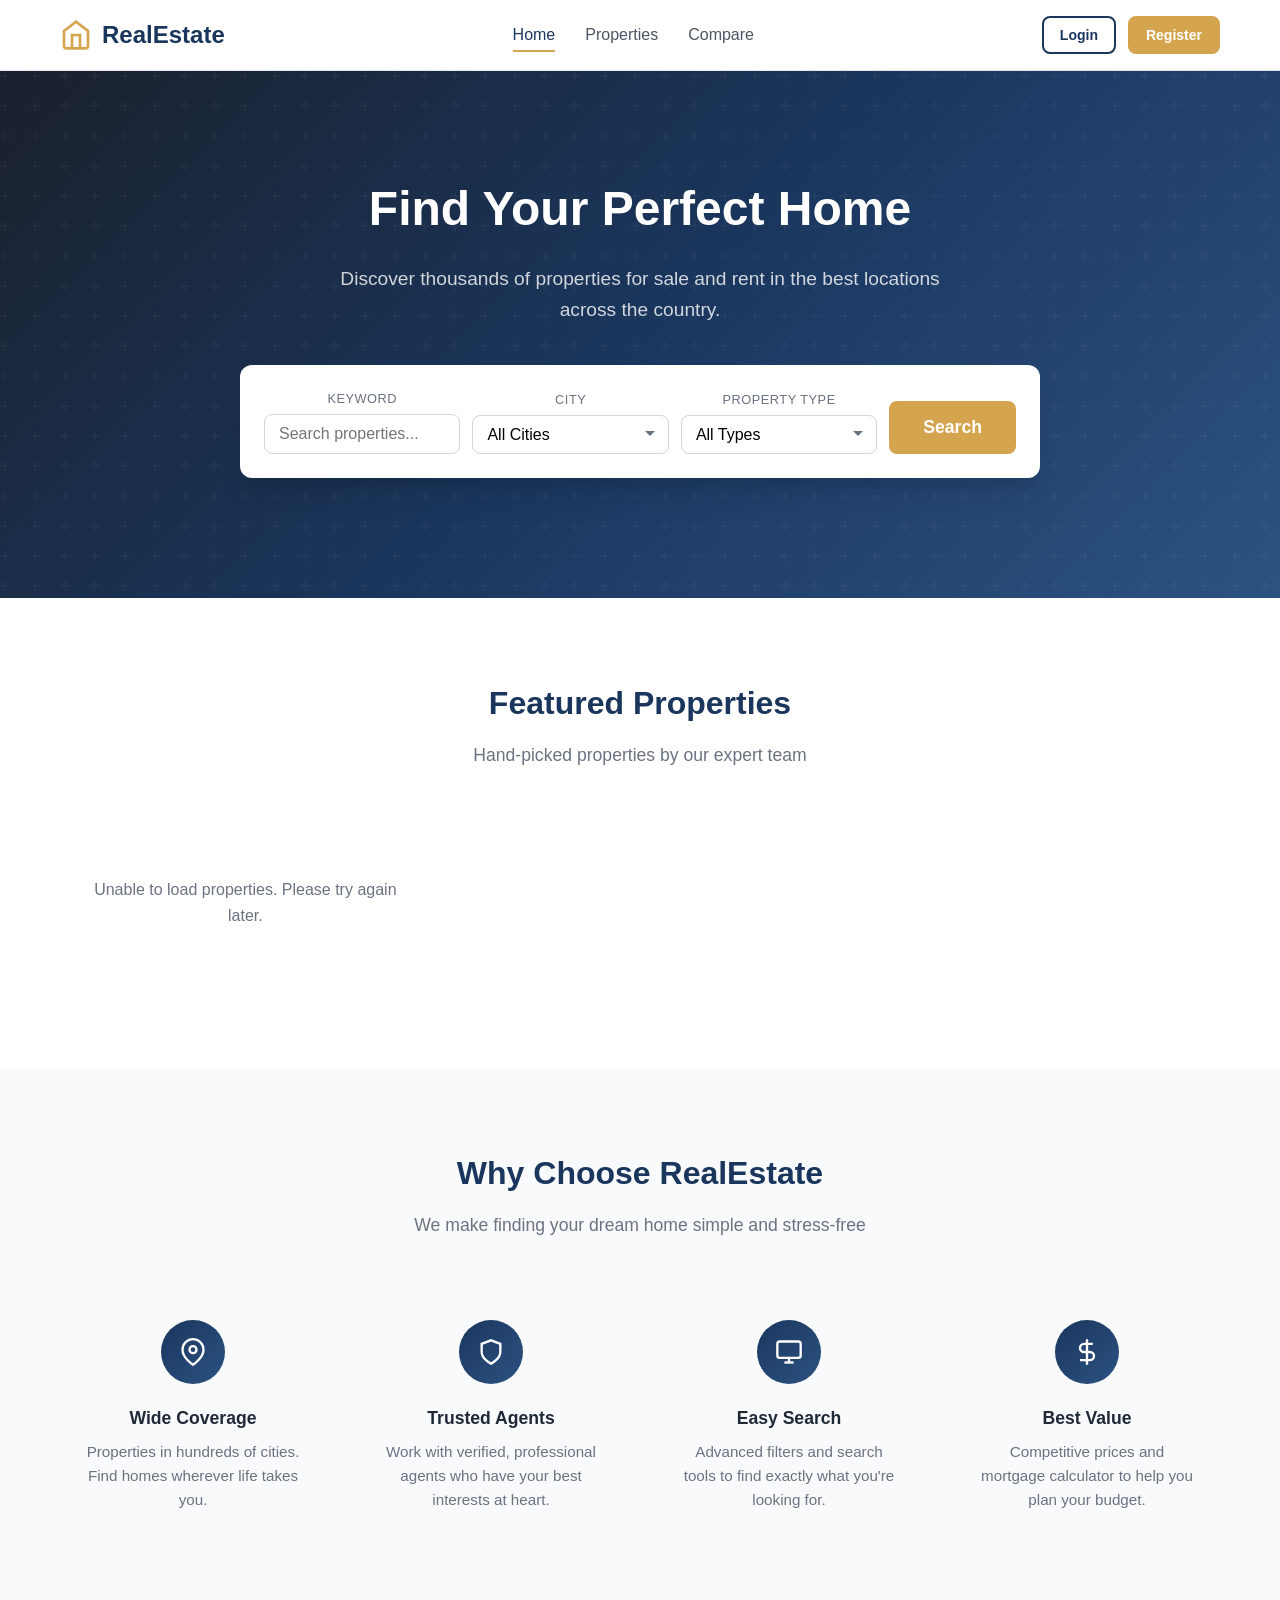
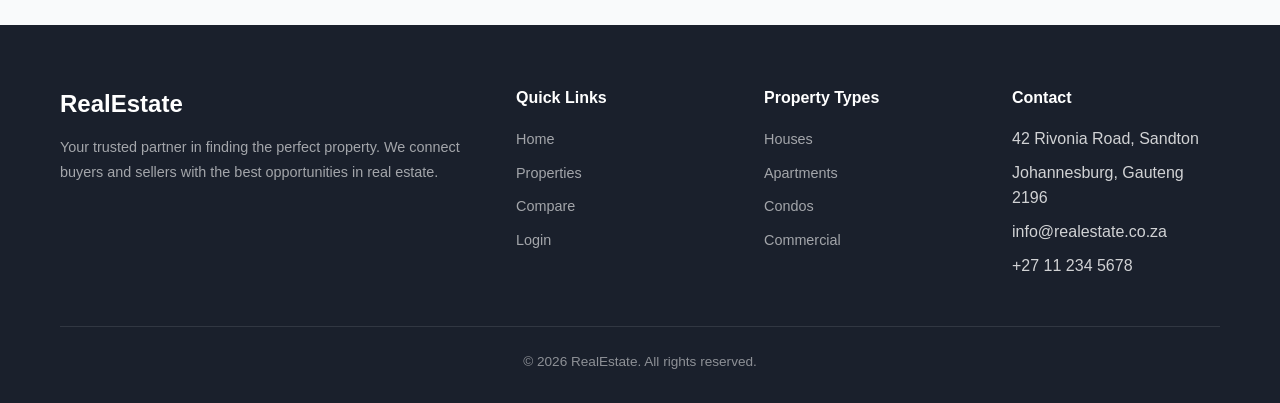
<file: frontend/index.html>
<!DOCTYPE html>
<html lang="en">
<head>
    <meta charset="UTF-8">
    <meta name="viewport" content="width=device-width, initial-scale=1.0">
    <title>RealEstate - Find Your Dream Home</title>
    <link rel="stylesheet" href="css/styles.css">
</head>
<body>
    <!-- Navigation -->
    <nav class="navbar">
        <div class="container">
            <a href="index.html" class="nav-brand">
                <svg viewBox="0 0 24 24" fill="none" stroke="currentColor" stroke-width="2">
                    <path d="M3 9l9-7 9 7v11a2 2 0 01-2 2H5a2 2 0 01-2-2V9z"/>
                    <polyline points="9 22 9 12 15 12 15 22"/>
                </svg>
                RealEstate
            </a>
            <div class="nav-links" id="nav-links">
                <a href="index.html" class="nav-link active">Home</a>
                <a href="pages/properties.html" class="nav-link">Properties</a>
                <a href="pages/compare.html" class="nav-link compare-link">
                    Compare
                    <span class="compare-badge" id="compare-count" style="display:none">0</span>
                </a>
            </div>
            <div class="nav-right" id="nav-auth"></div>
            <button class="mobile-menu-btn" onclick="document.getElementById('nav-links').classList.toggle('open')">
                <svg viewBox="0 0 24 24" fill="none" stroke="currentColor" stroke-width="2">
                    <line x1="3" y1="6" x2="21" y2="6"/>
                    <line x1="3" y1="12" x2="21" y2="12"/>
                    <line x1="3" y1="18" x2="21" y2="18"/>
                </svg>
            </button>
        </div>
    </nav>

    <!-- Hero Section -->
    <section class="hero">
        <div class="container hero-content">
            <h1>Find Your Perfect Home</h1>
            <p>Discover thousands of properties for sale and rent in the best locations across the country.</p>
            <div class="search-box">
                <form class="search-form" id="hero-search-form">
                    <div class="form-group">
                        <label>Keyword</label>
                        <input type="text" class="form-control" id="hero-keyword" placeholder="Search properties...">
                    </div>
                    <div class="form-group">
                        <label>City</label>
                        <select class="form-control" id="hero-city">
                            <option value="">All Cities</option>
                        </select>
                    </div>
                    <div class="form-group">
                        <label>Property Type</label>
                        <select class="form-control" id="hero-type">
                            <option value="">All Types</option>
                            <option value="HOUSE">House</option>
                            <option value="APARTMENT">Apartment</option>
                            <option value="CONDO">Condo</option>
                            <option value="TOWNHOUSE">Townhouse</option>
                            <option value="LAND">Land</option>
                            <option value="COMMERCIAL">Commercial</option>
                        </select>
                    </div>
                    <button type="submit" class="btn btn-primary btn-lg">Search</button>
                </form>
            </div>
        </div>
    </section>

    <!-- Featured Properties -->
    <section class="section">
        <div class="container">
            <h2 class="section-title">Featured Properties</h2>
            <p class="section-subtitle">Hand-picked properties by our expert team</p>
            <div class="property-grid" id="featured-properties">
                <div class="loading"><div class="spinner"></div></div>
            </div>
        </div>
    </section>

    <!-- Why Choose Us -->
    <section class="section" style="background: var(--gray-50);">
        <div class="container">
            <h2 class="section-title">Why Choose RealEstate</h2>
            <p class="section-subtitle">We make finding your dream home simple and stress-free</p>
            <div class="features-grid">
                <div class="feature-card">
                    <div class="feature-icon">
                        <svg viewBox="0 0 24 24" fill="none" stroke="currentColor" stroke-width="2"><path d="M21 10c0 7-9 13-9 13s-9-6-9-13a9 9 0 0118 0z"/><circle cx="12" cy="10" r="3"/></svg>
                    </div>
                    <h3>Wide Coverage</h3>
                    <p>Properties in hundreds of cities. Find homes wherever life takes you.</p>
                </div>
                <div class="feature-card">
                    <div class="feature-icon">
                        <svg viewBox="0 0 24 24" fill="none" stroke="currentColor" stroke-width="2"><path d="M12 22s8-4 8-10V5l-8-3-8 3v7c0 6 8 10 8 10z"/></svg>
                    </div>
                    <h3>Trusted Agents</h3>
                    <p>Work with verified, professional agents who have your best interests at heart.</p>
                </div>
                <div class="feature-card">
                    <div class="feature-icon">
                        <svg viewBox="0 0 24 24" fill="none" stroke="currentColor" stroke-width="2"><rect x="2" y="3" width="20" height="14" rx="2"/><line x1="8" y1="21" x2="16" y2="21"/><line x1="12" y1="17" x2="12" y2="21"/></svg>
                    </div>
                    <h3>Easy Search</h3>
                    <p>Advanced filters and search tools to find exactly what you're looking for.</p>
                </div>
                <div class="feature-card">
                    <div class="feature-icon">
                        <svg viewBox="0 0 24 24" fill="none" stroke="currentColor" stroke-width="2"><path d="M12 1v22M17 5H9.5a3.5 3.5 0 000 7h5a3.5 3.5 0 010 7H6"/></svg>
                    </div>
                    <h3>Best Value</h3>
                    <p>Competitive prices and mortgage calculator to help you plan your budget.</p>
                </div>
            </div>
        </div>
    </section>

    <!-- Footer -->
    <footer class="footer">
        <div class="container">
            <div class="footer-grid">
                <div>
                    <div class="footer-brand">RealEstate</div>
                    <p class="footer-desc">Your trusted partner in finding the perfect property. We connect buyers and sellers with the best opportunities in real estate.</p>
                </div>
                <div>
                    <h4>Quick Links</h4>
                    <ul>
                        <li><a href="index.html">Home</a></li>
                        <li><a href="pages/properties.html">Properties</a></li>
                        <li><a href="pages/compare.html">Compare</a></li>
                        <li><a href="pages/login.html">Login</a></li>
                    </ul>
                </div>
                <div>
                    <h4>Property Types</h4>
                    <ul>
                        <li><a href="pages/properties.html?type=HOUSE">Houses</a></li>
                        <li><a href="pages/properties.html?type=APARTMENT">Apartments</a></li>
                        <li><a href="pages/properties.html?type=CONDO">Condos</a></li>
                        <li><a href="pages/properties.html?type=COMMERCIAL">Commercial</a></li>
                    </ul>
                </div>
                <div>
                    <h4>Contact</h4>
                    <ul>
                        <li>42 Rivonia Road, Sandton</li>
                        <li>Johannesburg, Gauteng 2196</li>
                        <li>info@realestate.co.za</li>
                        <li>+27 11 234 5678</li>
                    </ul>
                </div>
            </div>
            <div class="footer-bottom">
                &copy; 2026 RealEstate. All rights reserved.
            </div>
        </div>
    </footer>

    <script src="js/api.js"></script>
    <script>
        document.addEventListener('DOMContentLoaded', async () => {
            // Load cities
            try {
                const cities = await apiGet('/properties/cities');
                const citySelect = document.getElementById('hero-city');
                cities.forEach(city => {
                    const opt = document.createElement('option');
                    opt.value = city;
                    opt.textContent = city;
                    citySelect.appendChild(opt);
                });
            } catch (e) { console.log('Could not load cities'); }

            // Load featured properties
            try {
                const data = await apiGet('/properties/featured', { page: 0, size: 6 });
                const grid = document.getElementById('featured-properties');
                const properties = data.content || data;
                if (properties.length === 0) {
                    grid.innerHTML = '<div class="empty-state"><p>No featured properties available yet.</p></div>';
                } else {
                    grid.innerHTML = properties.map(p => createPropertyCard(p)).join('');
                }
            } catch (e) {
                document.getElementById('featured-properties').innerHTML = '<div class="empty-state"><p>Unable to load properties. Please try again later.</p></div>';
            }

            // Search form
            document.getElementById('hero-search-form').addEventListener('submit', (e) => {
                e.preventDefault();
                const keyword = document.getElementById('hero-keyword').value;
                const city = document.getElementById('hero-city').value;
                const type = document.getElementById('hero-type').value;
                const params = new URLSearchParams();
                if (keyword) params.set('keyword', keyword);
                if (city) params.set('city', city);
                if (type) params.set('type', type);
                window.location.href = 'pages/properties.html?' + params.toString();
            });
        });
    </script>
</body>
</html>
</file>
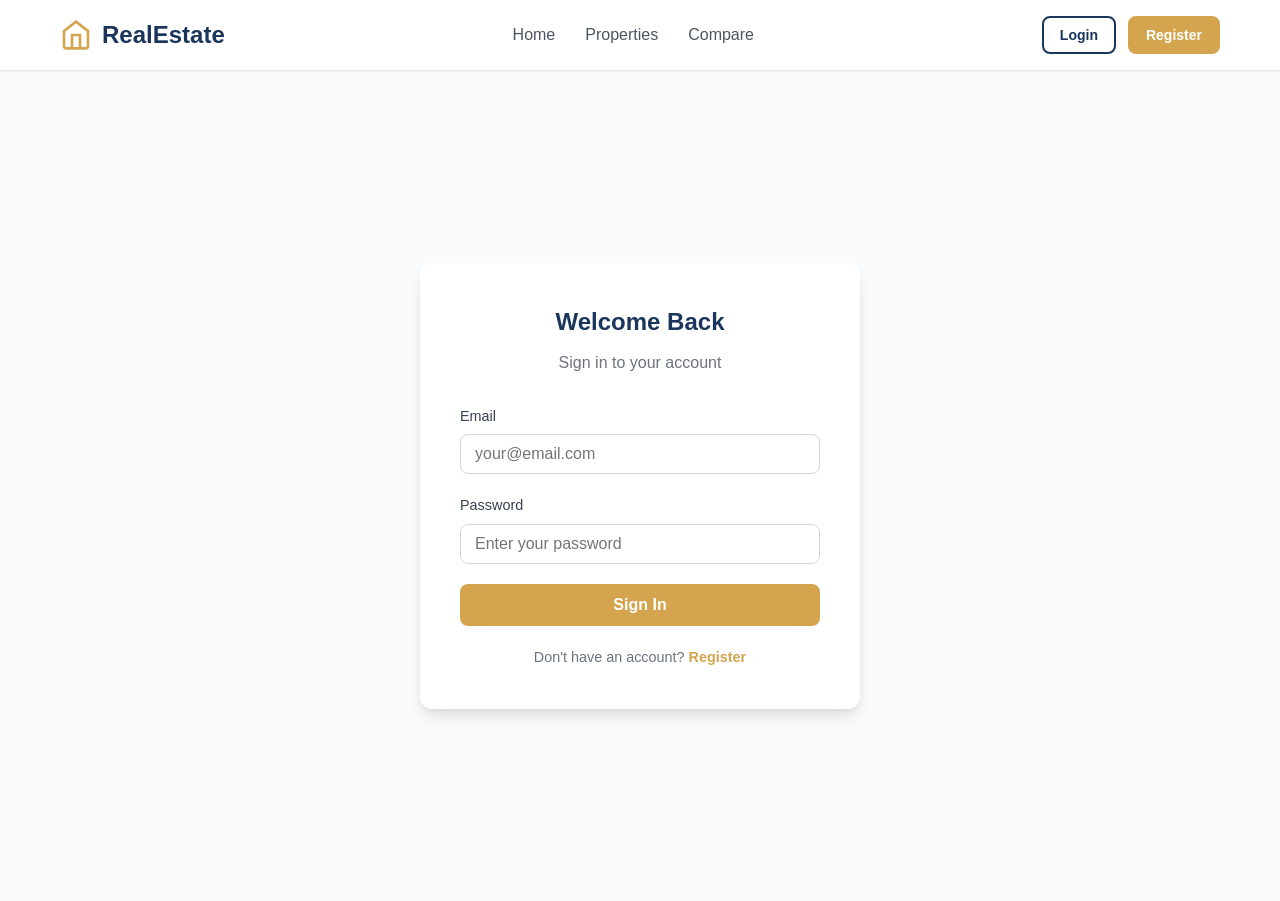
<file: frontend/pages/admin.html>
<!DOCTYPE html>
<html lang="en">
<head>
    <meta charset="UTF-8">
    <meta name="viewport" content="width=device-width, initial-scale=1.0">
    <title>Admin Panel - RealEstate</title>
    <link rel="stylesheet" href="../css/styles.css">
</head>
<body>
    <nav class="navbar">
        <div class="container">
            <a href="../index.html" class="nav-brand">
                <svg viewBox="0 0 24 24" fill="none" stroke="currentColor" stroke-width="2"><path d="M3 9l9-7 9 7v11a2 2 0 01-2 2H5a2 2 0 01-2-2V9z"/><polyline points="9 22 9 12 15 12 15 22"/></svg>
                RealEstate
            </a>
            <div class="nav-links" id="nav-links">
                <a href="../index.html" class="nav-link">Home</a>
                <a href="properties.html" class="nav-link">Properties</a>
                <a href="compare.html" class="nav-link compare-link">Compare <span class="compare-badge" id="compare-count" style="display:none">0</span></a>
            </div>
            <div class="nav-right" id="nav-auth"></div>
            <button class="mobile-menu-btn" onclick="document.getElementById('nav-links').classList.toggle('open')">
                <svg viewBox="0 0 24 24" fill="none" stroke="currentColor" stroke-width="2"><line x1="3" y1="6" x2="21" y2="6"/><line x1="3" y1="12" x2="21" y2="12"/><line x1="3" y1="18" x2="21" y2="18"/></svg>
            </button>
        </div>
    </nav>

    <div class="container dashboard-page">
        <div class="dashboard-header">
            <h1>Admin Panel</h1>
        </div>

        <div class="stats-grid" id="admin-stats">
            <div class="stat-card"><div class="stat-value" id="stat-users">-</div><div class="stat-label">Total Users</div></div>
            <div class="stat-card"><div class="stat-value" id="stat-properties">-</div><div class="stat-label">Properties</div></div>
            <div class="stat-card"><div class="stat-value" id="stat-agents">-</div><div class="stat-label">Agents</div></div>
            <div class="stat-card"><div class="stat-value" id="stat-total-inquiries">-</div><div class="stat-label">Inquiries</div></div>
        </div>

        <div class="tabs">
            <button class="tab-btn active" onclick="switchAdminTab('users')">Users</button>
            <button class="tab-btn" onclick="switchAdminTab('properties')">Properties</button>
        </div>

        <!-- Users Tab -->
        <div class="tab-content active" id="tab-users">
            <div class="table-container">
                <table class="data-table">
                    <thead>
                        <tr>
                            <th>Name</th>
                            <th>Email</th>
                            <th>Role</th>
                            <th>Status</th>
                            <th>Actions</th>
                        </tr>
                    </thead>
                    <tbody id="users-tbody"></tbody>
                </table>
            </div>
        </div>

        <!-- Properties Tab -->
        <div class="tab-content" id="tab-properties">
            <div class="table-container">
                <table class="data-table">
                    <thead>
                        <tr>
                            <th>Title</th>
                            <th>Agent</th>
                            <th>Price</th>
                            <th>Status</th>
                            <th>Featured</th>
                            <th>Actions</th>
                        </tr>
                    </thead>
                    <tbody id="admin-properties-tbody"></tbody>
                </table>
            </div>
        </div>
    </div>

    <footer class="footer">
        <div class="container">
            <div class="footer-bottom">&copy; 2026 RealEstate. All rights reserved.</div>
        </div>
    </footer>

    <script src="../js/api.js"></script>
    <script src="../js/admin.js"></script>
</body>
</html>
</file>
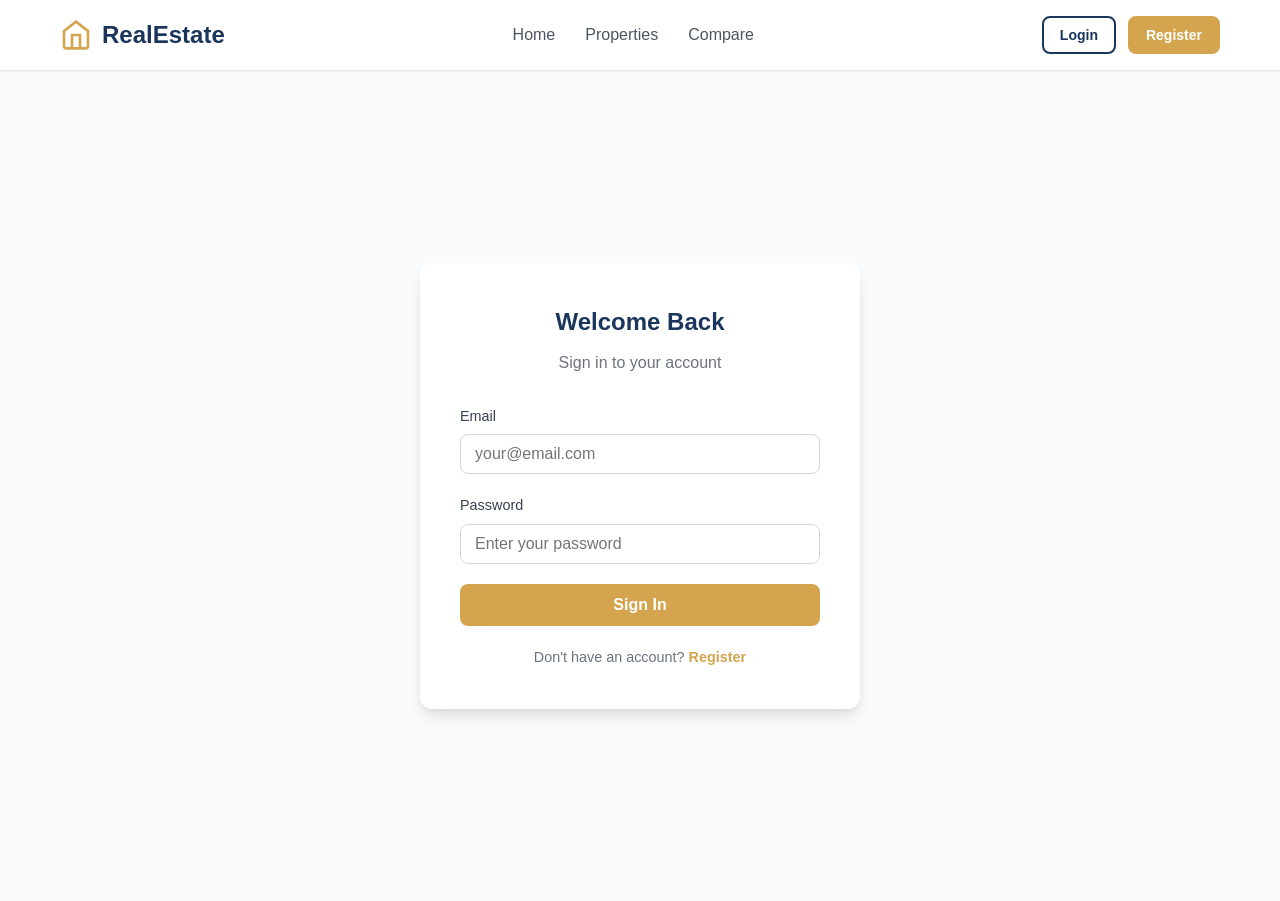
<file: frontend/pages/agent-dashboard.html>
<!DOCTYPE html>
<html lang="en">
<head>
    <meta charset="UTF-8">
    <meta name="viewport" content="width=device-width, initial-scale=1.0">
    <title>Agent Dashboard - RealEstate</title>
    <link rel="stylesheet" href="../css/styles.css">
</head>
<body>
    <nav class="navbar">
        <div class="container">
            <a href="../index.html" class="nav-brand">
                <svg viewBox="0 0 24 24" fill="none" stroke="currentColor" stroke-width="2"><path d="M3 9l9-7 9 7v11a2 2 0 01-2 2H5a2 2 0 01-2-2V9z"/><polyline points="9 22 9 12 15 12 15 22"/></svg>
                RealEstate
            </a>
            <div class="nav-links" id="nav-links">
                <a href="../index.html" class="nav-link">Home</a>
                <a href="properties.html" class="nav-link">Properties</a>
                <a href="compare.html" class="nav-link compare-link">Compare <span class="compare-badge" id="compare-count" style="display:none">0</span></a>
            </div>
            <div class="nav-right" id="nav-auth"></div>
            <button class="mobile-menu-btn" onclick="document.getElementById('nav-links').classList.toggle('open')">
                <svg viewBox="0 0 24 24" fill="none" stroke="currentColor" stroke-width="2"><line x1="3" y1="6" x2="21" y2="6"/><line x1="3" y1="12" x2="21" y2="12"/><line x1="3" y1="18" x2="21" y2="18"/></svg>
            </button>
        </div>
    </nav>

    <div class="container dashboard-page">
        <div class="dashboard-header">
            <h1>Agent Dashboard</h1>
        </div>

        <div class="stats-grid" id="agent-stats">
            <div class="stat-card"><div class="stat-value" id="stat-total">0</div><div class="stat-label">Total Listings</div></div>
            <div class="stat-card"><div class="stat-value" id="stat-active">0</div><div class="stat-label">Active</div></div>
            <div class="stat-card"><div class="stat-value" id="stat-sold">0</div><div class="stat-label">Sold</div></div>
            <div class="stat-card"><div class="stat-value" id="stat-inquiries">0</div><div class="stat-label">Inquiries</div></div>
        </div>

        <div class="tabs">
            <button class="tab-btn active" onclick="switchTab('listings')">My Listings</button>
            <button class="tab-btn" onclick="switchTab('add-property')">Add Property</button>
            <button class="tab-btn" onclick="switchTab('inquiries')">Inquiries</button>
        </div>

        <!-- My Listings Tab -->
        <div class="tab-content active" id="tab-listings">
            <div class="table-container">
                <table class="data-table">
                    <thead>
                        <tr>
                            <th>Title</th>
                            <th>Price</th>
                            <th>City</th>
                            <th>Type</th>
                            <th>Status</th>
                            <th>Actions</th>
                        </tr>
                    </thead>
                    <tbody id="listings-tbody"></tbody>
                </table>
            </div>
        </div>

        <!-- Add Property Tab -->
        <div class="tab-content" id="tab-add-property">
            <div class="property-form">
                <div class="alert alert-error" id="property-error"></div>
                <div class="alert alert-success" id="property-success"></div>
                <form id="add-property-form">
                    <div class="form-section">
                        <h4>Basic Information</h4>
                        <div class="form-group">
                            <label>Title</label>
                            <input type="text" class="form-control" id="prop-title" required placeholder="Beautiful 3-bedroom house...">
                        </div>
                        <div class="form-group">
                            <label>Description</label>
                            <textarea class="form-control" id="prop-description" rows="4" placeholder="Describe the property..."></textarea>
                        </div>
                        <div class="form-row">
                            <div class="form-group">
                                <label>Price ($)</label>
                                <input type="number" class="form-control" id="prop-price" required>
                            </div>
                            <div class="form-group">
                                <label>Property Type</label>
                                <select class="form-control" id="prop-type" required>
                                    <option value="HOUSE">House</option>
                                    <option value="APARTMENT">Apartment</option>
                                    <option value="CONDO">Condo</option>
                                    <option value="TOWNHOUSE">Townhouse</option>
                                    <option value="LAND">Land</option>
                                    <option value="COMMERCIAL">Commercial</option>
                                </select>
                            </div>
                        </div>
                    </div>

                    <div class="form-section">
                        <h4>Location</h4>
                        <div class="form-group">
                            <label>Address</label>
                            <input type="text" class="form-control" id="prop-address" required placeholder="123 Main St">
                        </div>
                        <div class="form-row">
                            <div class="form-group">
                                <label>City</label>
                                <input type="text" class="form-control" id="prop-city" required>
                            </div>
                            <div class="form-group">
                                <label>State</label>
                                <input type="text" class="form-control" id="prop-state" required>
                            </div>
                        </div>
                        <div class="form-group">
                            <label>Zip Code</label>
                            <input type="text" class="form-control" id="prop-zip" placeholder="10001">
                        </div>
                    </div>

                    <div class="form-section">
                        <h4>Features</h4>
                        <div class="form-row">
                            <div class="form-group">
                                <label>Bedrooms</label>
                                <input type="number" class="form-control" id="prop-beds" required min="0">
                            </div>
                            <div class="form-group">
                                <label>Bathrooms</label>
                                <input type="number" class="form-control" id="prop-baths" required min="0">
                            </div>
                        </div>
                        <div class="form-row">
                            <div class="form-group">
                                <label>Area (sqft)</label>
                                <input type="number" class="form-control" id="prop-area">
                            </div>
                            <div class="form-group">
                                <label>Year Built</label>
                                <input type="number" class="form-control" id="prop-year">
                            </div>
                        </div>
                        <div class="form-group">
                            <label>Parking Spaces</label>
                            <input type="number" class="form-control" id="prop-parking" min="0" value="0">
                        </div>
                    </div>

                    <div class="form-section">
                        <h4>Amenities</h4>
                        <div class="amenities-grid" id="amenities-grid">
                            <label class="amenity-checkbox"><input type="checkbox" value="Swimming Pool"> Swimming Pool</label>
                            <label class="amenity-checkbox"><input type="checkbox" value="Garden"> Garden</label>
                            <label class="amenity-checkbox"><input type="checkbox" value="Garage"> Garage</label>
                            <label class="amenity-checkbox"><input type="checkbox" value="Gym"> Gym</label>
                            <label class="amenity-checkbox"><input type="checkbox" value="Security"> Security</label>
                            <label class="amenity-checkbox"><input type="checkbox" value="Laundry"> Laundry</label>
                            <label class="amenity-checkbox"><input type="checkbox" value="Air Conditioning"> Air Conditioning</label>
                            <label class="amenity-checkbox"><input type="checkbox" value="Balcony"> Balcony</label>
                            <label class="amenity-checkbox"><input type="checkbox" value="Fireplace"> Fireplace</label>
                            <label class="amenity-checkbox"><input type="checkbox" value="Pet Friendly"> Pet Friendly</label>
                        </div>
                    </div>

                    <button type="submit" class="btn btn-primary btn-lg" id="submit-property-btn">Publish Property</button>
                </form>
            </div>
        </div>

        <!-- Inquiries Tab -->
        <div class="tab-content" id="tab-inquiries">
            <div id="inquiries-list">
                <div class="loading"><div class="spinner"></div></div>
            </div>
        </div>
    </div>

    <footer class="footer">
        <div class="container">
            <div class="footer-bottom">&copy; 2026 RealEstate. All rights reserved.</div>
        </div>
    </footer>

    <script src="../js/api.js"></script>
    <script src="../js/agent-dashboard.js"></script>
</body>
</html>
</file>
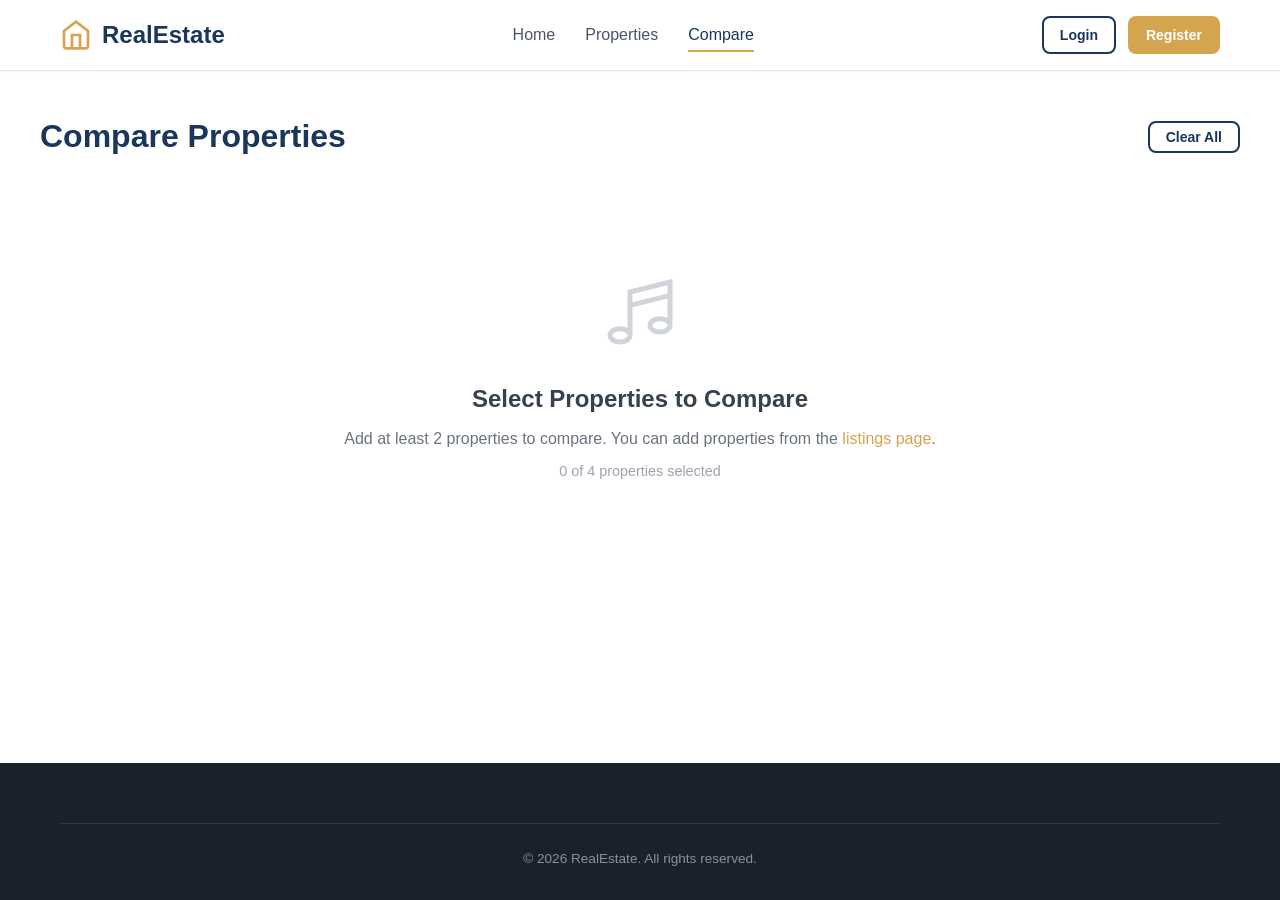
<file: frontend/pages/compare.html>
<!DOCTYPE html>
<html lang="en">
<head>
    <meta charset="UTF-8">
    <meta name="viewport" content="width=device-width, initial-scale=1.0">
    <title>Compare Properties - RealEstate</title>
    <link rel="stylesheet" href="../css/styles.css">
</head>
<body>
    <nav class="navbar">
        <div class="container">
            <a href="../index.html" class="nav-brand">
                <svg viewBox="0 0 24 24" fill="none" stroke="currentColor" stroke-width="2"><path d="M3 9l9-7 9 7v11a2 2 0 01-2 2H5a2 2 0 01-2-2V9z"/><polyline points="9 22 9 12 15 12 15 22"/></svg>
                RealEstate
            </a>
            <div class="nav-links" id="nav-links">
                <a href="../index.html" class="nav-link">Home</a>
                <a href="properties.html" class="nav-link">Properties</a>
                <a href="compare.html" class="nav-link active compare-link">Compare <span class="compare-badge" id="compare-count" style="display:none">0</span></a>
            </div>
            <div class="nav-right" id="nav-auth"></div>
            <button class="mobile-menu-btn" onclick="document.getElementById('nav-links').classList.toggle('open')">
                <svg viewBox="0 0 24 24" fill="none" stroke="currentColor" stroke-width="2"><line x1="3" y1="6" x2="21" y2="6"/><line x1="3" y1="12" x2="21" y2="12"/><line x1="3" y1="18" x2="21" y2="18"/></svg>
            </button>
        </div>
    </nav>

    <div class="container compare-container">
        <div style="display:flex;justify-content:space-between;align-items:center;margin-bottom:30px">
            <h1 style="color:var(--primary)">Compare Properties</h1>
            <button class="btn btn-outline btn-sm" onclick="clearAllCompare()">Clear All</button>
        </div>
        <div id="compare-content">
            <div class="loading"><div class="spinner"></div></div>
        </div>
    </div>

    <footer class="footer">
        <div class="container">
            <div class="footer-bottom">&copy; 2026 RealEstate. All rights reserved.</div>
        </div>
    </footer>

    <script src="../js/api.js"></script>
    <script src="../js/compare.js"></script>
</body>
</html>
</file>
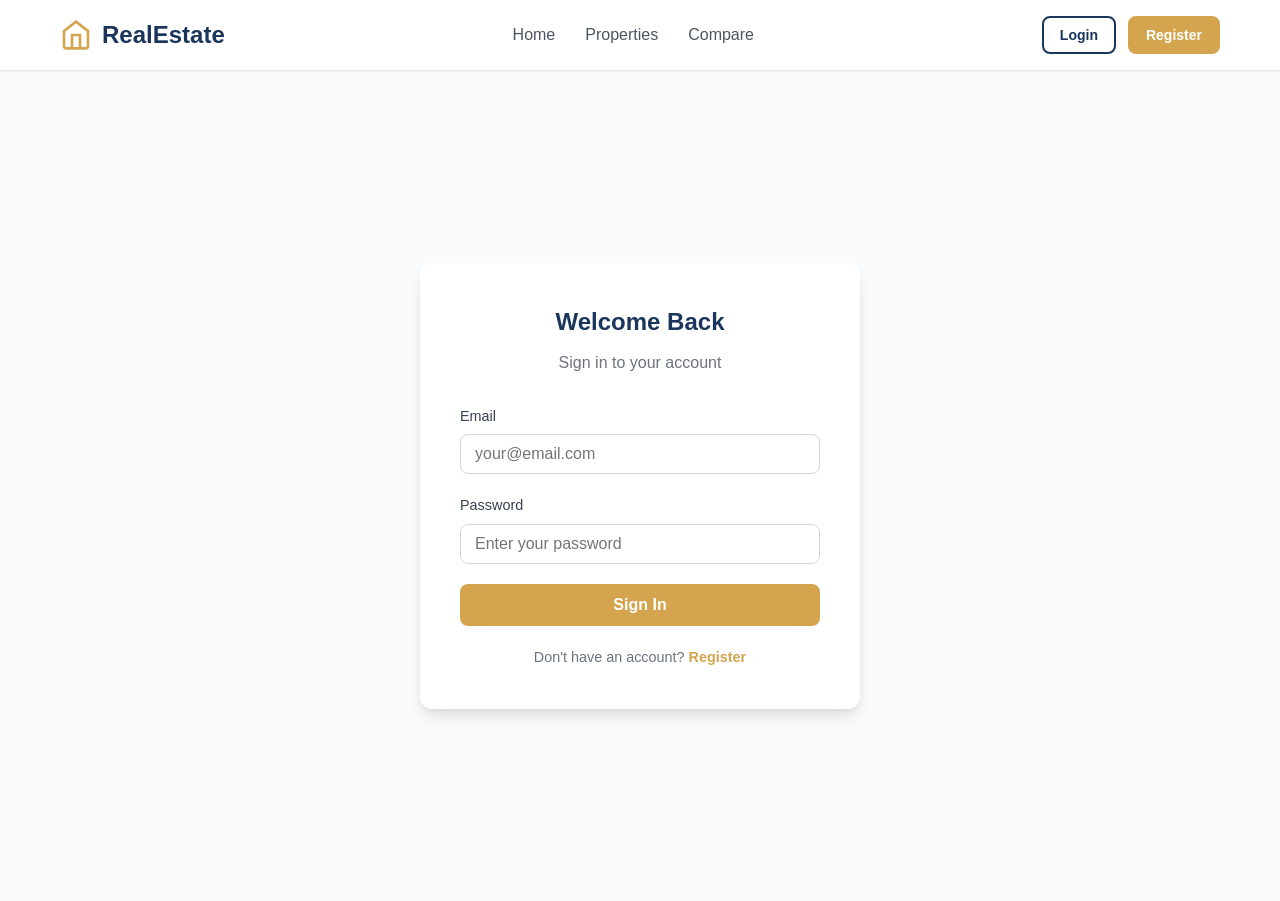
<file: frontend/pages/login.html>
<!DOCTYPE html>
<html lang="en">
<head>
    <meta charset="UTF-8">
    <meta name="viewport" content="width=device-width, initial-scale=1.0">
    <title>Login - RealEstate</title>
    <link rel="stylesheet" href="../css/styles.css">
</head>
<body>
    <nav class="navbar">
        <div class="container">
            <a href="../index.html" class="nav-brand">
                <svg viewBox="0 0 24 24" fill="none" stroke="currentColor" stroke-width="2"><path d="M3 9l9-7 9 7v11a2 2 0 01-2 2H5a2 2 0 01-2-2V9z"/><polyline points="9 22 9 12 15 12 15 22"/></svg>
                RealEstate
            </a>
            <div class="nav-links" id="nav-links">
                <a href="../index.html" class="nav-link">Home</a>
                <a href="properties.html" class="nav-link">Properties</a>
                <a href="compare.html" class="nav-link compare-link">Compare <span class="compare-badge" id="compare-count" style="display:none">0</span></a>
            </div>
            <div class="nav-right" id="nav-auth"></div>
            <button class="mobile-menu-btn" onclick="document.getElementById('nav-links').classList.toggle('open')">
                <svg viewBox="0 0 24 24" fill="none" stroke="currentColor" stroke-width="2"><line x1="3" y1="6" x2="21" y2="6"/><line x1="3" y1="12" x2="21" y2="12"/><line x1="3" y1="18" x2="21" y2="18"/></svg>
            </button>
        </div>
    </nav>

    <div class="auth-page">
        <div class="auth-card">
            <h2>Welcome Back</h2>
            <p class="subtitle">Sign in to your account</p>
            <div class="alert alert-error" id="login-error"></div>
            <form id="login-form">
                <div class="form-group">
                    <label>Email</label>
                    <input type="email" class="form-control" id="login-email" required placeholder="your@email.com">
                </div>
                <div class="form-group">
                    <label>Password</label>
                    <input type="password" class="form-control" id="login-password" required placeholder="Enter your password">
                </div>
                <button type="submit" class="btn btn-primary" style="width:100%" id="login-btn">Sign In</button>
            </form>
            <p class="auth-footer">Don't have an account? <a href="register.html">Register</a></p>
        </div>
    </div>

    <script src="../js/api.js"></script>
    <script src="../js/auth.js"></script>
</body>
</html>
</file>
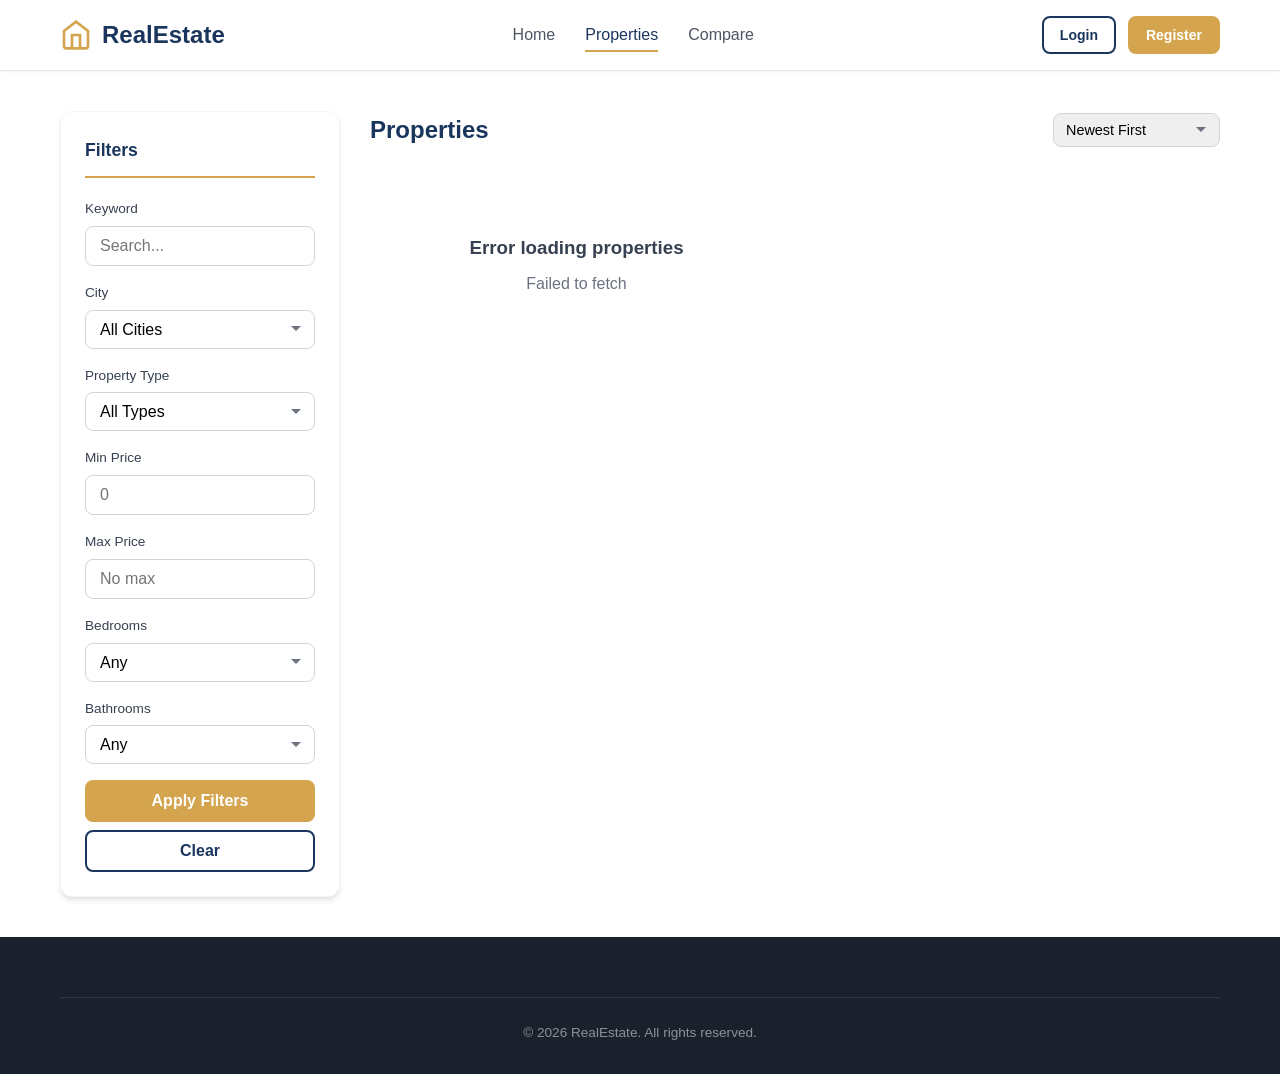
<file: frontend/pages/properties.html>
<!DOCTYPE html>
<html lang="en">
<head>
    <meta charset="UTF-8">
    <meta name="viewport" content="width=device-width, initial-scale=1.0">
    <title>Properties - RealEstate</title>
    <link rel="stylesheet" href="../css/styles.css">
</head>
<body>
    <nav class="navbar">
        <div class="container">
            <a href="../index.html" class="nav-brand">
                <svg viewBox="0 0 24 24" fill="none" stroke="currentColor" stroke-width="2"><path d="M3 9l9-7 9 7v11a2 2 0 01-2 2H5a2 2 0 01-2-2V9z"/><polyline points="9 22 9 12 15 12 15 22"/></svg>
                RealEstate
            </a>
            <div class="nav-links" id="nav-links">
                <a href="../index.html" class="nav-link">Home</a>
                <a href="properties.html" class="nav-link active">Properties</a>
                <a href="compare.html" class="nav-link compare-link">Compare <span class="compare-badge" id="compare-count" style="display:none">0</span></a>
            </div>
            <div class="nav-right" id="nav-auth"></div>
            <button class="mobile-menu-btn" onclick="document.getElementById('nav-links').classList.toggle('open')">
                <svg viewBox="0 0 24 24" fill="none" stroke="currentColor" stroke-width="2"><line x1="3" y1="6" x2="21" y2="6"/><line x1="3" y1="12" x2="21" y2="12"/><line x1="3" y1="18" x2="21" y2="18"/></svg>
            </button>
        </div>
    </nav>

    <div class="container">
        <div class="listings-layout">
            <aside class="filter-sidebar">
                <h3>Filters</h3>
                <form id="filter-form">
                    <div class="form-group">
                        <label>Keyword</label>
                        <input type="text" class="form-control" id="filter-keyword" placeholder="Search...">
                    </div>
                    <div class="form-group">
                        <label>City</label>
                        <select class="form-control" id="filter-city">
                            <option value="">All Cities</option>
                        </select>
                    </div>
                    <div class="form-group">
                        <label>Property Type</label>
                        <select class="form-control" id="filter-type">
                            <option value="">All Types</option>
                            <option value="HOUSE">House</option>
                            <option value="APARTMENT">Apartment</option>
                            <option value="CONDO">Condo</option>
                            <option value="TOWNHOUSE">Townhouse</option>
                            <option value="LAND">Land</option>
                            <option value="COMMERCIAL">Commercial</option>
                        </select>
                    </div>
                    <div class="form-group">
                        <label>Min Price</label>
                        <input type="number" class="form-control" id="filter-min-price" placeholder="0">
                    </div>
                    <div class="form-group">
                        <label>Max Price</label>
                        <input type="number" class="form-control" id="filter-max-price" placeholder="No max">
                    </div>
                    <div class="form-group">
                        <label>Bedrooms</label>
                        <select class="form-control" id="filter-beds">
                            <option value="">Any</option>
                            <option value="1">1+</option>
                            <option value="2">2+</option>
                            <option value="3">3+</option>
                            <option value="4">4+</option>
                            <option value="5">5+</option>
                        </select>
                    </div>
                    <div class="form-group">
                        <label>Bathrooms</label>
                        <select class="form-control" id="filter-baths">
                            <option value="">Any</option>
                            <option value="1">1+</option>
                            <option value="2">2+</option>
                            <option value="3">3+</option>
                            <option value="4">4+</option>
                        </select>
                    </div>
                    <button type="submit" class="btn btn-primary" style="width:100%">Apply Filters</button>
                    <button type="button" class="btn btn-outline" style="width:100%;margin-top:8px" onclick="clearFilters()">Clear</button>
                </form>
            </aside>

            <main class="listings-content">
                <div class="listings-header">
                    <h2 id="results-count">Properties</h2>
                    <select class="sort-select" id="sort-select">
                        <option value="createdAt,desc">Newest First</option>
                        <option value="price,asc">Price: Low to High</option>
                        <option value="price,desc">Price: High to Low</option>
                    </select>
                </div>
                <div class="property-grid" id="property-grid">
                    <div class="loading"><div class="spinner"></div></div>
                </div>
                <div class="pagination" id="pagination"></div>
            </main>
        </div>
    </div>

    <footer class="footer">
        <div class="container">
            <div class="footer-bottom">&copy; 2026 RealEstate. All rights reserved.</div>
        </div>
    </footer>

    <script src="../js/api.js"></script>
    <script src="../js/properties.js"></script>
</body>
</html>
</file>
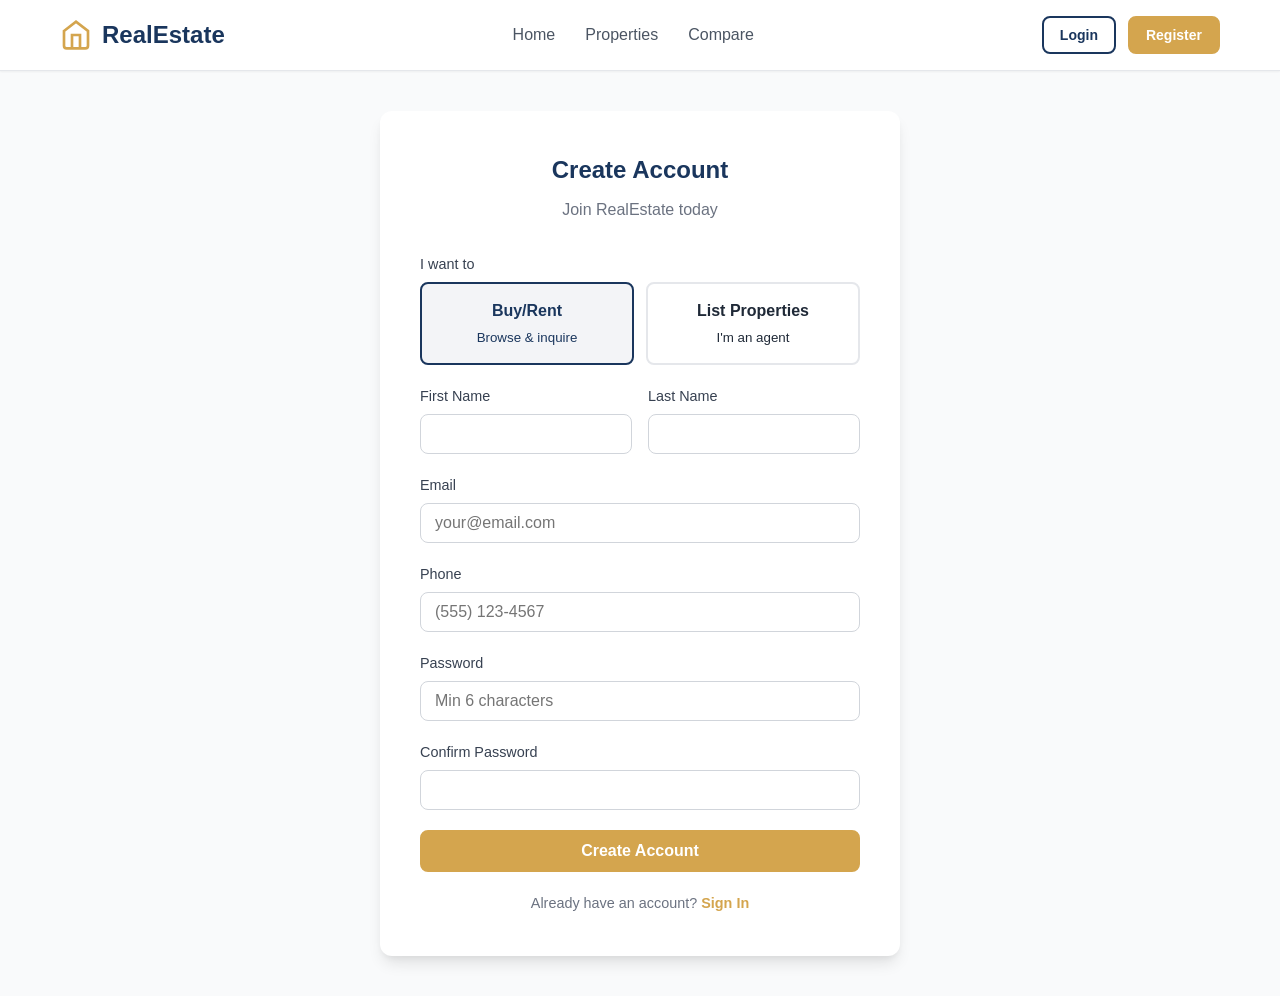
<file: frontend/pages/register.html>
<!DOCTYPE html>
<html lang="en">
<head>
    <meta charset="UTF-8">
    <meta name="viewport" content="width=device-width, initial-scale=1.0">
    <title>Register - RealEstate</title>
    <link rel="stylesheet" href="../css/styles.css">
</head>
<body>
    <nav class="navbar">
        <div class="container">
            <a href="../index.html" class="nav-brand">
                <svg viewBox="0 0 24 24" fill="none" stroke="currentColor" stroke-width="2"><path d="M3 9l9-7 9 7v11a2 2 0 01-2 2H5a2 2 0 01-2-2V9z"/><polyline points="9 22 9 12 15 12 15 22"/></svg>
                RealEstate
            </a>
            <div class="nav-links" id="nav-links">
                <a href="../index.html" class="nav-link">Home</a>
                <a href="properties.html" class="nav-link">Properties</a>
                <a href="compare.html" class="nav-link compare-link">Compare <span class="compare-badge" id="compare-count" style="display:none">0</span></a>
            </div>
            <div class="nav-right" id="nav-auth"></div>
            <button class="mobile-menu-btn" onclick="document.getElementById('nav-links').classList.toggle('open')">
                <svg viewBox="0 0 24 24" fill="none" stroke="currentColor" stroke-width="2"><line x1="3" y1="6" x2="21" y2="6"/><line x1="3" y1="12" x2="21" y2="12"/><line x1="3" y1="18" x2="21" y2="18"/></svg>
            </button>
        </div>
    </nav>

    <div class="auth-page">
        <div class="auth-card" style="max-width:520px">
            <h2>Create Account</h2>
            <p class="subtitle">Join RealEstate today</p>
            <div class="alert alert-error" id="register-error"></div>
            <div class="alert alert-success" id="register-success"></div>
            <form id="register-form">
                <div class="form-group">
                    <label>I want to</label>
                    <div class="role-select">
                        <div class="role-option selected" data-role="BUYER" onclick="selectRole(this)">
                            <strong>Buy/Rent</strong><br><small>Browse & inquire</small>
                        </div>
                        <div class="role-option" data-role="AGENT" onclick="selectRole(this)">
                            <strong>List Properties</strong><br><small>I'm an agent</small>
                        </div>
                    </div>
                </div>
                <div class="form-row">
                    <div class="form-group">
                        <label>First Name</label>
                        <input type="text" class="form-control" id="reg-firstname" required>
                    </div>
                    <div class="form-group">
                        <label>Last Name</label>
                        <input type="text" class="form-control" id="reg-lastname" required>
                    </div>
                </div>
                <div class="form-group">
                    <label>Email</label>
                    <input type="email" class="form-control" id="reg-email" required placeholder="your@email.com">
                </div>
                <div class="form-group">
                    <label>Phone</label>
                    <input type="tel" class="form-control" id="reg-phone" placeholder="(555) 123-4567">
                </div>
                <div class="form-group">
                    <label>Password</label>
                    <input type="password" class="form-control" id="reg-password" required placeholder="Min 6 characters">
                </div>
                <div class="form-group">
                    <label>Confirm Password</label>
                    <input type="password" class="form-control" id="reg-confirm" required>
                </div>
                <input type="hidden" id="reg-role" value="BUYER">
                <button type="submit" class="btn btn-primary" style="width:100%" id="register-btn">Create Account</button>
            </form>
            <p class="auth-footer">Already have an account? <a href="login.html">Sign In</a></p>
        </div>
    </div>

    <script src="../js/api.js"></script>
    <script src="../js/auth.js"></script>
</body>
</html>
</file>
<file: frontend/css/styles.css>
/* ========== CSS Variables ========== */
:root {
    --primary: #1a365d;
    --primary-light: #2c5282;
    --primary-dark: #1a202c;
    --accent: #d4a54e;
    --accent-light: #e8c87a;
    --accent-dark: #b8862e;
    --white: #ffffff;
    --gray-50: #f9fafb;
    --gray-100: #f3f4f6;
    --gray-200: #e5e7eb;
    --gray-300: #d1d5db;
    --gray-400: #9ca3af;
    --gray-500: #6b7280;
    --gray-600: #4b5563;
    --gray-700: #374151;
    --gray-800: #1f2937;
    --gray-900: #111827;
    --success: #10b981;
    --warning: #f59e0b;
    --danger: #ef4444;
    --info: #3b82f6;
    --shadow-sm: 0 1px 2px rgba(0,0,0,0.05);
    --shadow: 0 4px 6px -1px rgba(0,0,0,0.1), 0 2px 4px -1px rgba(0,0,0,0.06);
    --shadow-md: 0 10px 15px -3px rgba(0,0,0,0.1), 0 4px 6px -2px rgba(0,0,0,0.05);
    --shadow-lg: 0 20px 25px -5px rgba(0,0,0,0.1), 0 10px 10px -5px rgba(0,0,0,0.04);
    --radius: 8px;
    --radius-lg: 12px;
    --transition: all 0.3s ease;
    --font-stack: -apple-system, BlinkMacSystemFont, 'Segoe UI', Roboto, 'Helvetica Neue', Arial, sans-serif;
}

/* ========== Reset & Base ========== */
*, *::before, *::after {
    margin: 0;
    padding: 0;
    box-sizing: border-box;
}

html {
    scroll-behavior: smooth;
}

body {
    font-family: var(--font-stack);
    font-size: 16px;
    line-height: 1.6;
    color: var(--gray-800);
    background: var(--white);
    min-height: 100vh;
    display: flex;
    flex-direction: column;
}

a {
    text-decoration: none;
    color: inherit;
}

img {
    max-width: 100%;
    display: block;
}

ul, ol {
    list-style: none;
}

input, select, textarea, button {
    font-family: inherit;
    font-size: inherit;
}

.container {
    width: 100%;
    max-width: 1200px;
    margin: 0 auto;
    padding: 0 20px;
}

/* ========== Navigation ========== */
.navbar {
    background: var(--white);
    box-shadow: var(--shadow-sm);
    position: sticky;
    top: 0;
    z-index: 1000;
    border-bottom: 1px solid var(--gray-200);
}

.navbar .container {
    display: flex;
    align-items: center;
    justify-content: space-between;
    height: 70px;
}

.nav-brand {
    display: flex;
    align-items: center;
    gap: 10px;
    font-size: 1.5rem;
    font-weight: 700;
    color: var(--primary);
}

.nav-brand svg {
    width: 32px;
    height: 32px;
    color: var(--accent);
}

.nav-links {
    display: flex;
    align-items: center;
    gap: 30px;
}

.nav-link {
    color: var(--gray-600);
    font-weight: 500;
    transition: var(--transition);
    position: relative;
}

.nav-link:hover, .nav-link.active {
    color: var(--primary);
}

.nav-link::after {
    content: '';
    position: absolute;
    bottom: -4px;
    left: 0;
    width: 0;
    height: 2px;
    background: var(--accent);
    transition: var(--transition);
}

.nav-link:hover::after, .nav-link.active::after {
    width: 100%;
}

.nav-right {
    display: flex;
    align-items: center;
    gap: 12px;
}

.nav-user {
    color: var(--gray-600);
    font-size: 0.9rem;
}

.compare-link {
    position: relative;
}

.compare-badge {
    position: absolute;
    top: -8px;
    right: -8px;
    background: var(--accent);
    color: var(--white);
    font-size: 0.7rem;
    width: 18px;
    height: 18px;
    border-radius: 50%;
    display: inline-flex;
    align-items: center;
    justify-content: center;
    font-weight: 700;
}

.mobile-menu-btn {
    display: none;
    background: none;
    border: none;
    cursor: pointer;
    padding: 8px;
}

.mobile-menu-btn svg {
    width: 24px;
    height: 24px;
    color: var(--gray-700);
}

/* ========== Buttons ========== */
.btn {
    display: inline-flex;
    align-items: center;
    justify-content: center;
    gap: 8px;
    padding: 10px 24px;
    border-radius: var(--radius);
    font-weight: 600;
    cursor: pointer;
    transition: var(--transition);
    border: 2px solid transparent;
    text-align: center;
    white-space: nowrap;
}

.btn-sm {
    padding: 6px 16px;
    font-size: 0.875rem;
}

.btn-lg {
    padding: 14px 32px;
    font-size: 1.1rem;
}

.btn-primary {
    background: var(--accent);
    color: var(--white);
    border-color: var(--accent);
}

.btn-primary:hover {
    background: var(--accent-dark);
    border-color: var(--accent-dark);
    transform: translateY(-1px);
    box-shadow: var(--shadow-md);
}

.btn-secondary {
    background: var(--primary);
    color: var(--white);
    border-color: var(--primary);
}

.btn-secondary:hover {
    background: var(--primary-light);
    border-color: var(--primary-light);
    transform: translateY(-1px);
}

.btn-outline {
    background: transparent;
    color: var(--primary);
    border-color: var(--primary);
}

.btn-outline:hover {
    background: var(--primary);
    color: var(--white);
}

.btn-danger {
    background: var(--danger);
    color: var(--white);
    border-color: var(--danger);
}

.btn-danger:hover {
    background: #dc2626;
    border-color: #dc2626;
}

.btn-success {
    background: var(--success);
    color: var(--white);
    border-color: var(--success);
}

.btn:disabled {
    opacity: 0.6;
    cursor: not-allowed;
    transform: none;
}

/* ========== Hero Section ========== */
.hero {
    background: linear-gradient(135deg, var(--primary-dark) 0%, var(--primary) 50%, var(--primary-light) 100%);
    padding: 100px 0 120px;
    position: relative;
    overflow: hidden;
}

.hero::before {
    content: '';
    position: absolute;
    top: 0;
    left: 0;
    right: 0;
    bottom: 0;
    background: url("data:image/svg+xml,%3Csvg width='60' height='60' viewBox='0 0 60 60' xmlns='http://www.w3.org/2000/svg'%3E%3Cg fill='none' fill-rule='evenodd'%3E%3Cg fill='%23ffffff' fill-opacity='0.03'%3E%3Cpath d='M36 34v-4h-2v4h-4v2h4v4h2v-4h4v-2h-4zm0-30V0h-2v4h-4v2h4v4h2V6h4V4h-4zM6 34v-4H4v4H0v2h4v4h2v-4h4v-2H6zM6 4V0H4v4H0v2h4v4h2V6h4V4H6z'/%3E%3C/g%3E%3C/g%3E%3C/svg%3E");
}

.hero-content {
    text-align: center;
    position: relative;
    z-index: 1;
}

.hero h1 {
    font-size: 3rem;
    color: var(--white);
    margin-bottom: 16px;
    font-weight: 800;
}

.hero p {
    font-size: 1.2rem;
    color: rgba(255,255,255,0.8);
    margin-bottom: 40px;
    max-width: 600px;
    margin-left: auto;
    margin-right: auto;
}

/* ========== Search Box ========== */
.search-box {
    background: var(--white);
    border-radius: var(--radius-lg);
    padding: 24px;
    box-shadow: var(--shadow-lg);
    max-width: 800px;
    margin: 0 auto;
}

.search-form {
    display: grid;
    grid-template-columns: 1fr 1fr 1fr auto;
    gap: 12px;
    align-items: end;
}

.search-form .form-group {
    margin-bottom: 0;
}

.search-form .form-group label {
    font-size: 0.8rem;
    color: var(--gray-500);
    text-transform: uppercase;
    letter-spacing: 0.5px;
    margin-bottom: 4px;
    display: block;
}

/* ========== Forms ========== */
.form-group {
    margin-bottom: 20px;
}

.form-group label {
    display: block;
    margin-bottom: 6px;
    font-weight: 500;
    color: var(--gray-700);
    font-size: 0.9rem;
}

.form-control {
    width: 100%;
    padding: 10px 14px;
    border: 1px solid var(--gray-300);
    border-radius: var(--radius);
    font-size: 1rem;
    transition: var(--transition);
    background: var(--white);
}

.form-control:focus {
    outline: none;
    border-color: var(--primary);
    box-shadow: 0 0 0 3px rgba(26, 54, 93, 0.1);
}

select.form-control {
    appearance: none;
    background-image: url("data:image/svg+xml,%3Csvg xmlns='http://www.w3.org/2000/svg' width='12' height='12' viewBox='0 0 12 12'%3E%3Cpath fill='%236b7280' d='M6 8L1 3h10z'/%3E%3C/svg%3E");
    background-repeat: no-repeat;
    background-position: right 12px center;
    padding-right: 36px;
}

textarea.form-control {
    resize: vertical;
    min-height: 100px;
}

.form-row {
    display: grid;
    grid-template-columns: 1fr 1fr;
    gap: 16px;
}

/* ========== Property Cards ========== */
.property-grid {
    display: grid;
    grid-template-columns: repeat(auto-fill, minmax(320px, 1fr));
    gap: 24px;
}

.property-card {
    background: var(--white);
    border-radius: var(--radius-lg);
    overflow: hidden;
    box-shadow: var(--shadow);
    transition: var(--transition);
    border: 1px solid var(--gray-100);
}

.property-card:hover {
    transform: translateY(-4px);
    box-shadow: var(--shadow-lg);
}

.property-card-link {
    display: block;
}

.property-card-image-wrapper {
    position: relative;
    height: 220px;
    overflow: hidden;
}

.property-card-image {
    width: 100%;
    height: 100%;
    object-fit: cover;
    transition: transform 0.4s ease;
}

.property-card:hover .property-card-image {
    transform: scale(1.05);
}

.placeholder-image {
    width: 100%;
    height: 100%;
    background: linear-gradient(135deg, var(--gray-200) 0%, var(--gray-300) 100%);
    display: flex;
    align-items: center;
    justify-content: center;
    color: var(--gray-400);
}

.placeholder-image svg {
    width: 64px;
    height: 64px;
}

.property-status-badge {
    position: absolute;
    top: 12px;
    left: 12px;
    padding: 4px 10px;
    border-radius: 20px;
    font-size: 0.75rem;
    font-weight: 600;
    text-transform: uppercase;
}

.badge-active {
    background: var(--success);
    color: var(--white);
}

.badge-sold {
    background: var(--danger);
    color: var(--white);
}

.badge-pending {
    background: var(--warning);
    color: var(--white);
}

.featured-badge {
    position: absolute;
    top: 12px;
    right: 12px;
    background: var(--accent);
    color: var(--white);
    padding: 4px 10px;
    border-radius: 20px;
    font-size: 0.75rem;
    font-weight: 600;
}

.property-card-body {
    padding: 20px;
}

.property-card-title {
    font-size: 1.1rem;
    font-weight: 600;
    color: var(--gray-800);
    margin-bottom: 8px;
    white-space: nowrap;
    overflow: hidden;
    text-overflow: ellipsis;
}

.property-card-price {
    font-size: 1.3rem;
    font-weight: 700;
    color: var(--primary);
    margin-bottom: 8px;
}

.property-card-location {
    display: flex;
    align-items: center;
    gap: 4px;
    color: var(--gray-500);
    font-size: 0.9rem;
    margin-bottom: 12px;
}

.property-card-features {
    display: flex;
    gap: 16px;
    padding-top: 12px;
    border-top: 1px solid var(--gray-100);
}

.property-card-features span {
    display: flex;
    align-items: center;
    gap: 4px;
    font-size: 0.85rem;
    color: var(--gray-600);
}

.property-card-footer {
    padding: 12px 20px;
    border-top: 1px solid var(--gray-100);
    background: var(--gray-50);
}

.compare-checkbox {
    display: flex;
    align-items: center;
    gap: 8px;
    cursor: pointer;
    font-size: 0.85rem;
    color: var(--gray-600);
}

.compare-checkbox input[type="checkbox"] {
    accent-color: var(--accent);
    width: 16px;
    height: 16px;
}

/* ========== Sections ========== */
.section {
    padding: 80px 0;
}

.section-title {
    font-size: 2rem;
    font-weight: 700;
    color: var(--primary);
    text-align: center;
    margin-bottom: 12px;
}

.section-subtitle {
    text-align: center;
    color: var(--gray-500);
    margin-bottom: 48px;
    font-size: 1.1rem;
}

/* ========== Why Choose Us ========== */
.features-grid {
    display: grid;
    grid-template-columns: repeat(auto-fit, minmax(250px, 1fr));
    gap: 32px;
}

.feature-card {
    text-align: center;
    padding: 32px 24px;
    border-radius: var(--radius-lg);
    background: var(--gray-50);
    transition: var(--transition);
}

.feature-card:hover {
    background: var(--white);
    box-shadow: var(--shadow-md);
    transform: translateY(-2px);
}

.feature-icon {
    width: 64px;
    height: 64px;
    margin: 0 auto 20px;
    background: linear-gradient(135deg, var(--primary), var(--primary-light));
    border-radius: 50%;
    display: flex;
    align-items: center;
    justify-content: center;
    color: var(--white);
}

.feature-icon svg {
    width: 28px;
    height: 28px;
}

.feature-card h3 {
    font-size: 1.1rem;
    color: var(--gray-800);
    margin-bottom: 8px;
}

.feature-card p {
    color: var(--gray-500);
    font-size: 0.95rem;
}

/* ========== Footer ========== */
.footer {
    background: var(--primary-dark);
    color: rgba(255,255,255,0.8);
    padding: 60px 0 30px;
    margin-top: auto;
}

.footer-grid {
    display: grid;
    grid-template-columns: 2fr 1fr 1fr 1fr;
    gap: 40px;
    margin-bottom: 40px;
}

.footer-brand {
    font-size: 1.5rem;
    font-weight: 700;
    color: var(--white);
    margin-bottom: 12px;
}

.footer-desc {
    color: rgba(255,255,255,0.6);
    font-size: 0.9rem;
    line-height: 1.7;
}

.footer h4 {
    color: var(--white);
    margin-bottom: 16px;
    font-size: 1rem;
}

.footer ul li {
    margin-bottom: 8px;
}

.footer ul li a {
    color: rgba(255,255,255,0.6);
    transition: var(--transition);
    font-size: 0.9rem;
}

.footer ul li a:hover {
    color: var(--accent);
}

.footer-bottom {
    border-top: 1px solid rgba(255,255,255,0.1);
    padding-top: 24px;
    text-align: center;
    color: rgba(255,255,255,0.5);
    font-size: 0.85rem;
}

/* ========== Property Listings Page ========== */
.listings-layout {
    display: grid;
    grid-template-columns: 280px 1fr;
    gap: 30px;
    padding: 40px 0;
}

.filter-sidebar {
    background: var(--white);
    border-radius: var(--radius-lg);
    padding: 24px;
    box-shadow: var(--shadow);
    height: fit-content;
    position: sticky;
    top: 90px;
    border: 1px solid var(--gray-100);
}

.filter-sidebar h3 {
    font-size: 1.1rem;
    color: var(--primary);
    margin-bottom: 20px;
    padding-bottom: 12px;
    border-bottom: 2px solid var(--accent);
}

.filter-sidebar .form-group {
    margin-bottom: 16px;
}

.filter-sidebar .form-group label {
    font-size: 0.85rem;
}

.listings-content {
    min-height: 400px;
}

.listings-header {
    display: flex;
    justify-content: space-between;
    align-items: center;
    margin-bottom: 24px;
}

.listings-header h2 {
    font-size: 1.5rem;
    color: var(--primary);
}

.sort-select {
    padding: 8px 36px 8px 12px;
    border: 1px solid var(--gray-300);
    border-radius: var(--radius);
    font-size: 0.9rem;
    appearance: none;
    background-image: url("data:image/svg+xml,%3Csvg xmlns='http://www.w3.org/2000/svg' width='12' height='12' viewBox='0 0 12 12'%3E%3Cpath fill='%236b7280' d='M6 8L1 3h10z'/%3E%3C/svg%3E");
    background-repeat: no-repeat;
    background-position: right 12px center;
    cursor: pointer;
}

/* ========== Pagination ========== */
.pagination {
    display: flex;
    justify-content: center;
    align-items: center;
    gap: 8px;
    margin-top: 40px;
}

.pagination button {
    padding: 8px 14px;
    border: 1px solid var(--gray-300);
    background: var(--white);
    border-radius: var(--radius);
    cursor: pointer;
    transition: var(--transition);
    font-weight: 500;
}

.pagination button:hover:not(:disabled) {
    background: var(--primary);
    color: var(--white);
    border-color: var(--primary);
}

.pagination button.active {
    background: var(--primary);
    color: var(--white);
    border-color: var(--primary);
}

.pagination button:disabled {
    opacity: 0.5;
    cursor: not-allowed;
}

/* ========== Property Detail ========== */
.detail-container {
    padding: 40px 0;
}

.detail-grid {
    display: grid;
    grid-template-columns: 2fr 1fr;
    gap: 30px;
}

.gallery {
    margin-bottom: 30px;
}

.gallery-main {
    width: 100%;
    height: 450px;
    border-radius: var(--radius-lg);
    overflow: hidden;
    margin-bottom: 12px;
}

.gallery-main img, .gallery-main .placeholder-image {
    width: 100%;
    height: 100%;
    object-fit: cover;
}

.gallery-thumbs {
    display: flex;
    gap: 8px;
    overflow-x: auto;
}

.gallery-thumb {
    width: 80px;
    height: 60px;
    border-radius: var(--radius);
    overflow: hidden;
    cursor: pointer;
    border: 2px solid transparent;
    flex-shrink: 0;
    transition: var(--transition);
}

.gallery-thumb.active, .gallery-thumb:hover {
    border-color: var(--accent);
}

.gallery-thumb img {
    width: 100%;
    height: 100%;
    object-fit: cover;
}

.detail-title {
    font-size: 1.8rem;
    color: var(--primary);
    margin-bottom: 8px;
}

.detail-price {
    font-size: 2rem;
    font-weight: 700;
    color: var(--accent-dark);
    margin-bottom: 8px;
}

.detail-location {
    display: flex;
    align-items: center;
    gap: 6px;
    color: var(--gray-500);
    margin-bottom: 20px;
    font-size: 1rem;
}

.detail-description {
    color: var(--gray-700);
    line-height: 1.8;
    margin-bottom: 30px;
}

.detail-features {
    display: grid;
    grid-template-columns: repeat(auto-fill, minmax(180px, 1fr));
    gap: 16px;
    margin-bottom: 30px;
}

.detail-feature {
    display: flex;
    align-items: center;
    gap: 10px;
    padding: 12px 16px;
    background: var(--gray-50);
    border-radius: var(--radius);
}

.detail-feature svg {
    width: 20px;
    height: 20px;
    color: var(--accent);
    flex-shrink: 0;
}

.detail-feature span {
    font-size: 0.9rem;
    color: var(--gray-700);
}

/* Sidebar cards */
.sidebar-card {
    background: var(--white);
    border-radius: var(--radius-lg);
    padding: 24px;
    box-shadow: var(--shadow);
    margin-bottom: 24px;
    border: 1px solid var(--gray-100);
}

.sidebar-card h3 {
    font-size: 1.1rem;
    color: var(--primary);
    margin-bottom: 16px;
    padding-bottom: 12px;
    border-bottom: 1px solid var(--gray-100);
}

.agent-info {
    display: flex;
    align-items: center;
    gap: 12px;
    margin-bottom: 16px;
}

.agent-avatar {
    width: 50px;
    height: 50px;
    background: var(--primary);
    border-radius: 50%;
    display: flex;
    align-items: center;
    justify-content: center;
    color: var(--white);
    font-weight: 600;
    font-size: 1.2rem;
}

.agent-name {
    font-weight: 600;
    color: var(--gray-800);
}

.agent-role {
    font-size: 0.85rem;
    color: var(--gray-500);
}

/* ========== Mortgage Calculator ========== */
.mortgage-calc {
    background: var(--gray-50);
    border-radius: var(--radius-lg);
    padding: 24px;
    margin-top: 30px;
}

.mortgage-calc h3 {
    color: var(--primary);
    margin-bottom: 16px;
}

.mortgage-result {
    text-align: center;
    padding: 20px;
    background: var(--primary);
    border-radius: var(--radius);
    color: var(--white);
    margin-top: 16px;
}

.mortgage-result .amount {
    font-size: 2rem;
    font-weight: 700;
}

.mortgage-result .label {
    font-size: 0.85rem;
    opacity: 0.8;
}

/* ========== Auth Pages ========== */
.auth-page {
    min-height: calc(100vh - 70px);
    display: flex;
    align-items: center;
    justify-content: center;
    padding: 40px 20px;
    background: var(--gray-50);
}

.auth-card {
    background: var(--white);
    border-radius: var(--radius-lg);
    padding: 40px;
    width: 100%;
    max-width: 440px;
    box-shadow: var(--shadow-md);
}

.auth-card h2 {
    text-align: center;
    color: var(--primary);
    margin-bottom: 8px;
    font-size: 1.5rem;
}

.auth-card .subtitle {
    text-align: center;
    color: var(--gray-500);
    margin-bottom: 30px;
}

.auth-footer {
    text-align: center;
    margin-top: 20px;
    color: var(--gray-500);
    font-size: 0.9rem;
}

.auth-footer a {
    color: var(--accent);
    font-weight: 600;
}

.role-select {
    display: grid;
    grid-template-columns: 1fr 1fr;
    gap: 12px;
    margin-bottom: 20px;
}

.role-option {
    padding: 14px;
    border: 2px solid var(--gray-200);
    border-radius: var(--radius);
    text-align: center;
    cursor: pointer;
    transition: var(--transition);
    font-weight: 500;
}

.role-option:hover {
    border-color: var(--primary);
}

.role-option.selected {
    border-color: var(--primary);
    background: rgba(26, 54, 93, 0.05);
    color: var(--primary);
}

/* ========== Alert Messages ========== */
.alert {
    padding: 12px 16px;
    border-radius: var(--radius);
    margin-bottom: 16px;
    font-size: 0.9rem;
    display: none;
}

.alert.show {
    display: block;
}

.alert-error {
    background: #fef2f2;
    color: var(--danger);
    border: 1px solid #fecaca;
}

.alert-success {
    background: #f0fdf4;
    color: var(--success);
    border: 1px solid #bbf7d0;
}

.alert-warning {
    background: #fffbeb;
    color: #92400e;
    border: 1px solid #fde68a;
}

/* ========== Dashboard ========== */
.dashboard-page {
    padding: 40px 0;
}

.dashboard-header {
    margin-bottom: 30px;
}

.dashboard-header h1 {
    font-size: 1.8rem;
    color: var(--primary);
}

.stats-grid {
    display: grid;
    grid-template-columns: repeat(auto-fit, minmax(200px, 1fr));
    gap: 20px;
    margin-bottom: 40px;
}

.stat-card {
    background: var(--white);
    border-radius: var(--radius-lg);
    padding: 24px;
    box-shadow: var(--shadow);
    border: 1px solid var(--gray-100);
    text-align: center;
}

.stat-card .stat-value {
    font-size: 2rem;
    font-weight: 700;
    color: var(--primary);
}

.stat-card .stat-label {
    font-size: 0.85rem;
    color: var(--gray-500);
    text-transform: uppercase;
    letter-spacing: 0.5px;
    margin-top: 4px;
}

/* ========== Tabs ========== */
.tabs {
    display: flex;
    border-bottom: 2px solid var(--gray-200);
    margin-bottom: 30px;
    overflow-x: auto;
}

.tab-btn {
    padding: 12px 24px;
    background: none;
    border: none;
    cursor: pointer;
    font-weight: 500;
    color: var(--gray-500);
    border-bottom: 2px solid transparent;
    margin-bottom: -2px;
    transition: var(--transition);
    white-space: nowrap;
}

.tab-btn:hover {
    color: var(--primary);
}

.tab-btn.active {
    color: var(--primary);
    border-bottom-color: var(--accent);
}

.tab-content {
    display: none;
}

.tab-content.active {
    display: block;
}

/* ========== Tables ========== */
.table-container {
    overflow-x: auto;
    border-radius: var(--radius-lg);
    box-shadow: var(--shadow);
    border: 1px solid var(--gray-100);
}

.data-table {
    width: 100%;
    border-collapse: collapse;
    background: var(--white);
}

.data-table th {
    background: var(--gray-50);
    padding: 12px 16px;
    text-align: left;
    font-size: 0.85rem;
    font-weight: 600;
    color: var(--gray-600);
    text-transform: uppercase;
    letter-spacing: 0.5px;
    border-bottom: 1px solid var(--gray-200);
}

.data-table td {
    padding: 12px 16px;
    border-bottom: 1px solid var(--gray-100);
    font-size: 0.9rem;
}

.data-table tr:hover {
    background: var(--gray-50);
}

.data-table .actions {
    display: flex;
    gap: 8px;
}

.data-table .actions button {
    padding: 4px 10px;
    font-size: 0.8rem;
    border-radius: 4px;
    cursor: pointer;
    border: 1px solid;
    transition: var(--transition);
}

.badge {
    padding: 4px 10px;
    border-radius: 20px;
    font-size: 0.75rem;
    font-weight: 600;
}

.badge-green {
    background: #d1fae5;
    color: #065f46;
}

.badge-red {
    background: #fee2e2;
    color: #991b1b;
}

.badge-yellow {
    background: #fef3c7;
    color: #92400e;
}

.badge-blue {
    background: #dbeafe;
    color: #1e40af;
}

/* ========== Compare Page ========== */
.compare-container {
    padding: 40px 0;
}

.compare-table {
    width: 100%;
    border-collapse: collapse;
    background: var(--white);
    border-radius: var(--radius-lg);
    overflow: hidden;
    box-shadow: var(--shadow);
}

.compare-table th {
    background: var(--primary);
    color: var(--white);
    padding: 14px 16px;
    text-align: left;
    font-weight: 600;
    width: 150px;
}

.compare-table td {
    padding: 14px 16px;
    border-bottom: 1px solid var(--gray-100);
    text-align: center;
    vertical-align: middle;
}

.compare-table tr:hover td {
    background: var(--gray-50);
}

.compare-image {
    width: 100%;
    height: 180px;
    object-fit: cover;
    border-radius: var(--radius);
}

.compare-placeholder {
    width: 100%;
    height: 180px;
    background: var(--gray-200);
    border-radius: var(--radius);
    display: flex;
    align-items: center;
    justify-content: center;
    color: var(--gray-400);
}

.compare-empty {
    text-align: center;
    padding: 80px 20px;
    color: var(--gray-500);
}

.compare-empty svg {
    width: 80px;
    height: 80px;
    margin-bottom: 20px;
    color: var(--gray-300);
}

.compare-empty h2 {
    color: var(--gray-700);
    margin-bottom: 8px;
}

/* ========== Toast ========== */
.toast {
    position: fixed;
    bottom: 24px;
    right: 24px;
    padding: 14px 24px;
    border-radius: var(--radius);
    color: var(--white);
    font-weight: 500;
    z-index: 10000;
    opacity: 0;
    transform: translateY(20px);
    transition: var(--transition);
    box-shadow: var(--shadow-lg);
}

.toast.show {
    opacity: 1;
    transform: translateY(0);
}

.toast-info {
    background: var(--info);
}

.toast-success {
    background: var(--success);
}

.toast-warning {
    background: var(--warning);
}

.toast-error {
    background: var(--danger);
}

/* ========== Loading ========== */
.loading {
    display: flex;
    justify-content: center;
    align-items: center;
    padding: 60px 0;
}

.spinner {
    width: 40px;
    height: 40px;
    border: 3px solid var(--gray-200);
    border-top-color: var(--primary);
    border-radius: 50%;
    animation: spin 0.8s linear infinite;
}

@keyframes spin {
    to { transform: rotate(360deg); }
}

/* ========== Empty State ========== */
.empty-state {
    text-align: center;
    padding: 60px 20px;
    color: var(--gray-500);
}

.empty-state svg {
    width: 64px;
    height: 64px;
    margin-bottom: 16px;
    color: var(--gray-300);
}

.empty-state h3 {
    color: var(--gray-700);
    margin-bottom: 8px;
}

/* ========== Responsive ========== */
@media (max-width: 1024px) {
    .listings-layout {
        grid-template-columns: 1fr;
    }

    .filter-sidebar {
        position: static;
    }

    .detail-grid {
        grid-template-columns: 1fr;
    }

    .footer-grid {
        grid-template-columns: 1fr 1fr;
    }
}

@media (max-width: 768px) {
    .hero h1 {
        font-size: 2rem;
    }

    .hero p {
        font-size: 1rem;
    }

    .search-form {
        grid-template-columns: 1fr;
    }

    .nav-links {
        display: none;
        position: absolute;
        top: 70px;
        left: 0;
        right: 0;
        background: var(--white);
        flex-direction: column;
        padding: 20px;
        box-shadow: var(--shadow-md);
        gap: 16px;
    }

    .nav-links.open {
        display: flex;
    }

    .mobile-menu-btn {
        display: block;
    }

    .property-grid {
        grid-template-columns: 1fr;
    }

    .form-row {
        grid-template-columns: 1fr;
    }

    .stats-grid {
        grid-template-columns: 1fr 1fr;
    }

    .footer-grid {
        grid-template-columns: 1fr;
    }

    .gallery-main {
        height: 280px;
    }

    .detail-features {
        grid-template-columns: 1fr 1fr;
    }

    .auth-card {
        padding: 24px;
    }

    .section {
        padding: 50px 0;
    }

    .section-title {
        font-size: 1.5rem;
    }
}

@media (max-width: 480px) {
    .stats-grid {
        grid-template-columns: 1fr;
    }

    .detail-features {
        grid-template-columns: 1fr;
    }

    .tabs {
        gap: 0;
    }

    .tab-btn {
        padding: 10px 14px;
        font-size: 0.85rem;
    }
}

/* ========== Inquiry Card Style ========== */
.inquiry-card {
    background: var(--white);
    border: 1px solid var(--gray-200);
    border-radius: var(--radius);
    padding: 16px;
    margin-bottom: 12px;
    transition: var(--transition);
}

.inquiry-card:hover {
    box-shadow: var(--shadow);
}

.inquiry-card .inquiry-header {
    display: flex;
    justify-content: space-between;
    align-items: center;
    margin-bottom: 8px;
}

.inquiry-card .inquiry-sender {
    font-weight: 600;
    color: var(--gray-800);
}

.inquiry-card .inquiry-date {
    font-size: 0.8rem;
    color: var(--gray-400);
}

.inquiry-card .inquiry-property {
    font-size: 0.85rem;
    color: var(--accent-dark);
    margin-bottom: 6px;
}

.inquiry-card .inquiry-message {
    color: var(--gray-600);
    font-size: 0.9rem;
    margin-bottom: 10px;
}

.inquiry-card .inquiry-contact {
    font-size: 0.8rem;
    color: var(--gray-500);
}

/* ========== Add Property Form ========== */
.property-form {
    max-width: 800px;
}

.property-form .form-section {
    margin-bottom: 30px;
}

.property-form .form-section h4 {
    color: var(--primary);
    margin-bottom: 16px;
    padding-bottom: 8px;
    border-bottom: 1px solid var(--gray-200);
}

.amenities-grid {
    display: grid;
    grid-template-columns: repeat(auto-fill, minmax(150px, 1fr));
    gap: 10px;
}

.amenity-checkbox {
    display: flex;
    align-items: center;
    gap: 8px;
    font-size: 0.9rem;
    color: var(--gray-700);
}

.amenity-checkbox input {
    accent-color: var(--accent);
}
</file>
